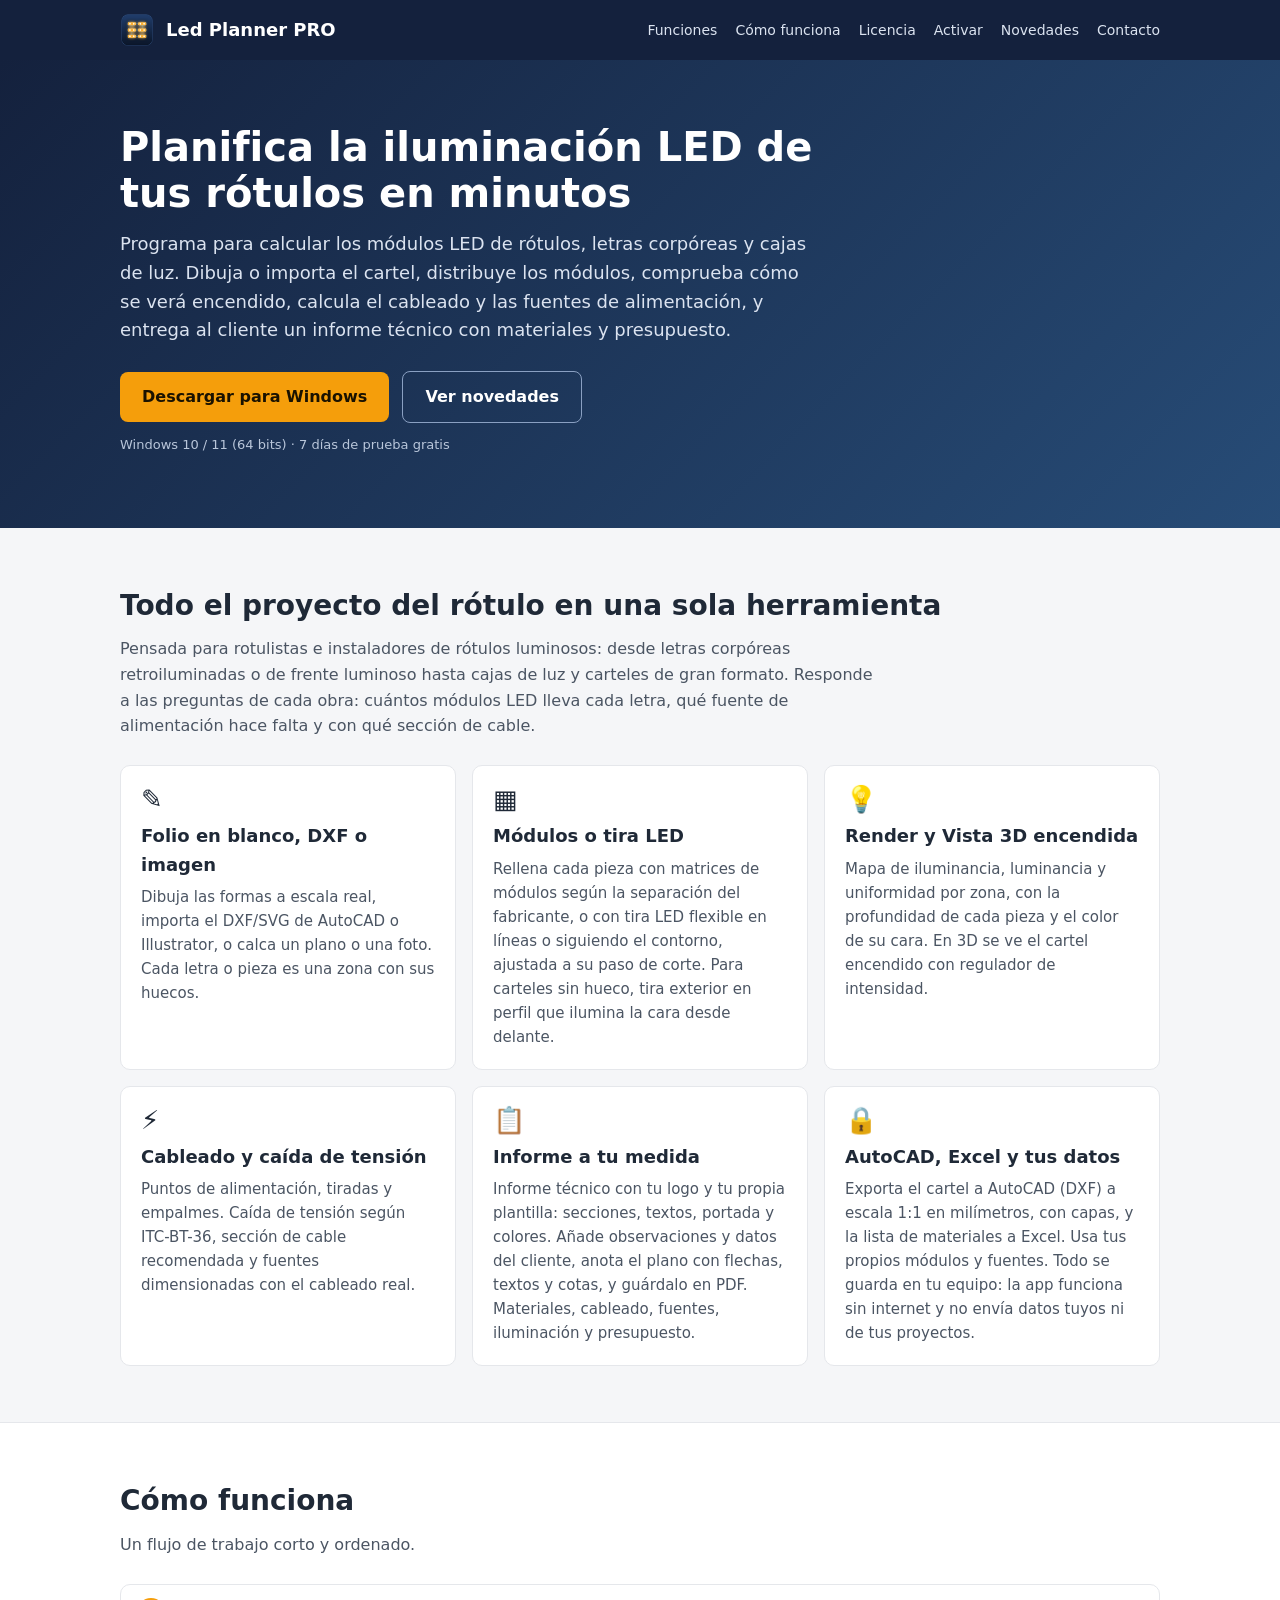
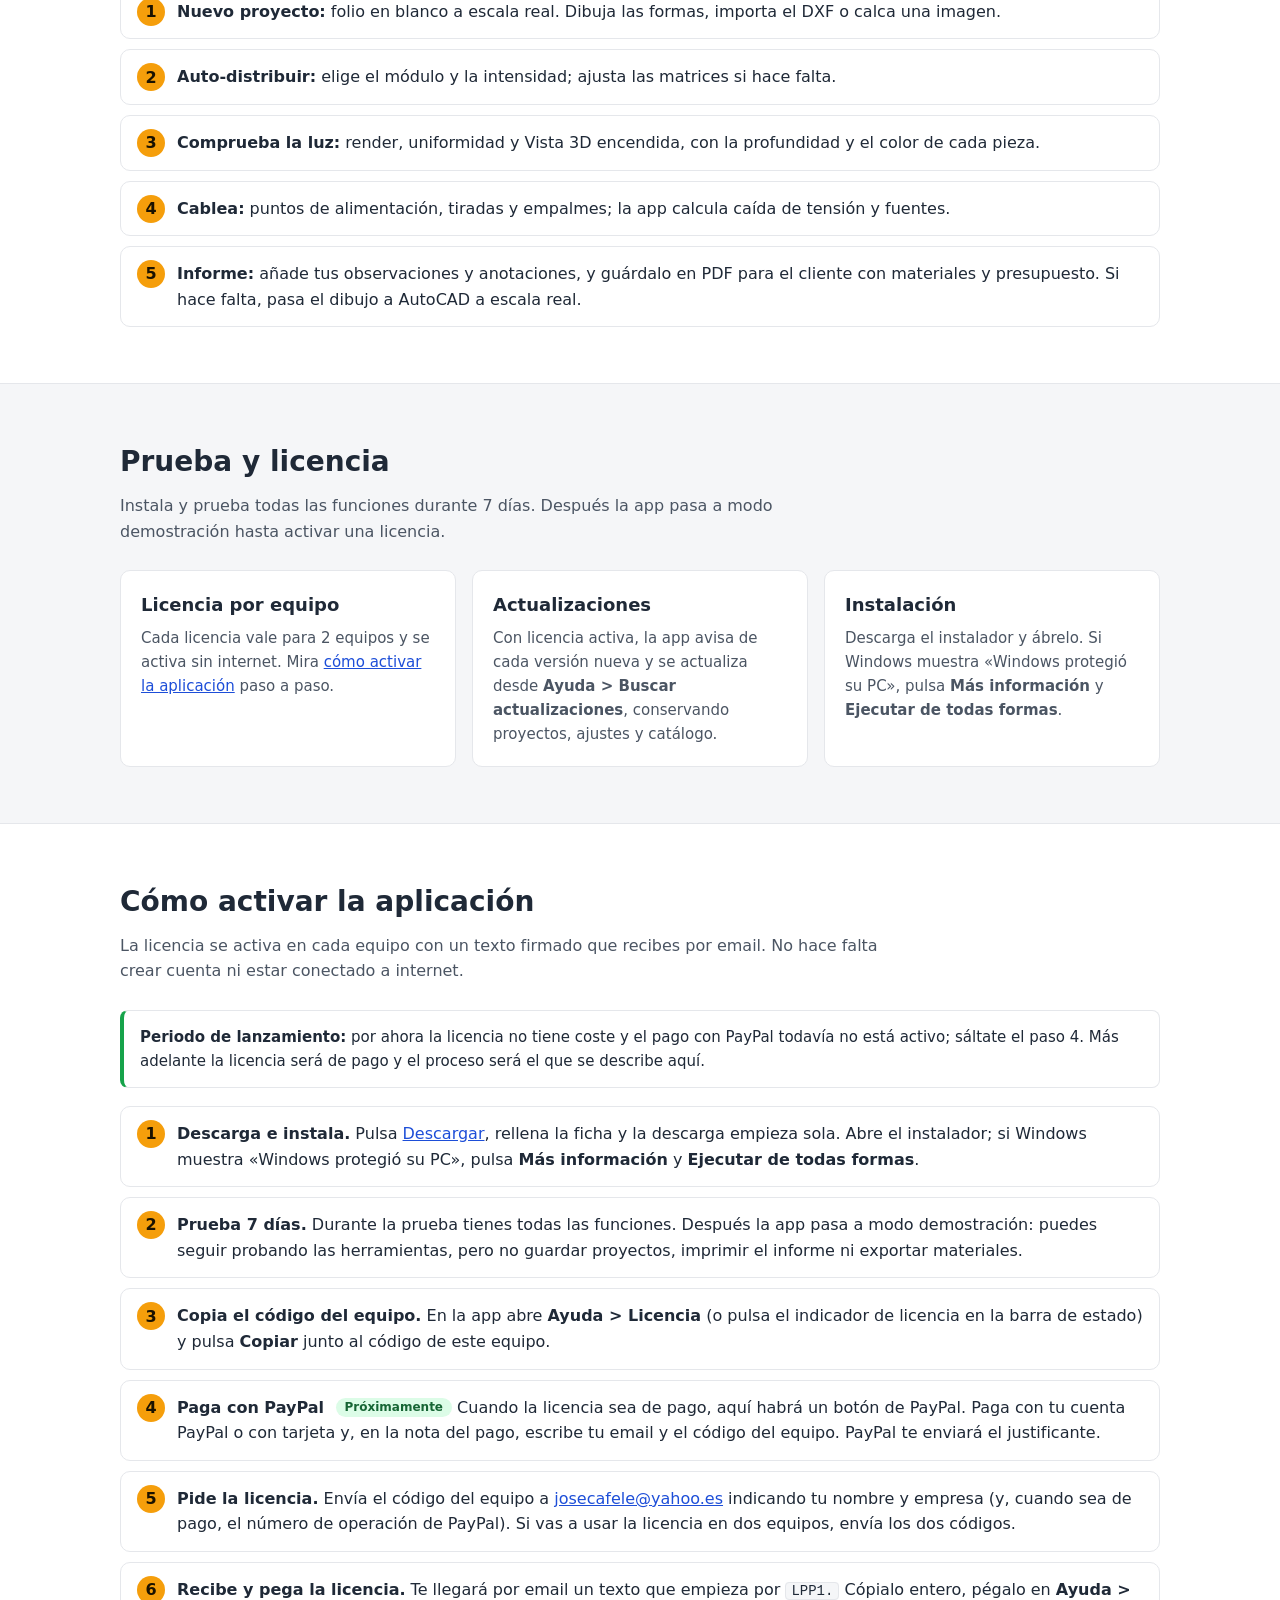
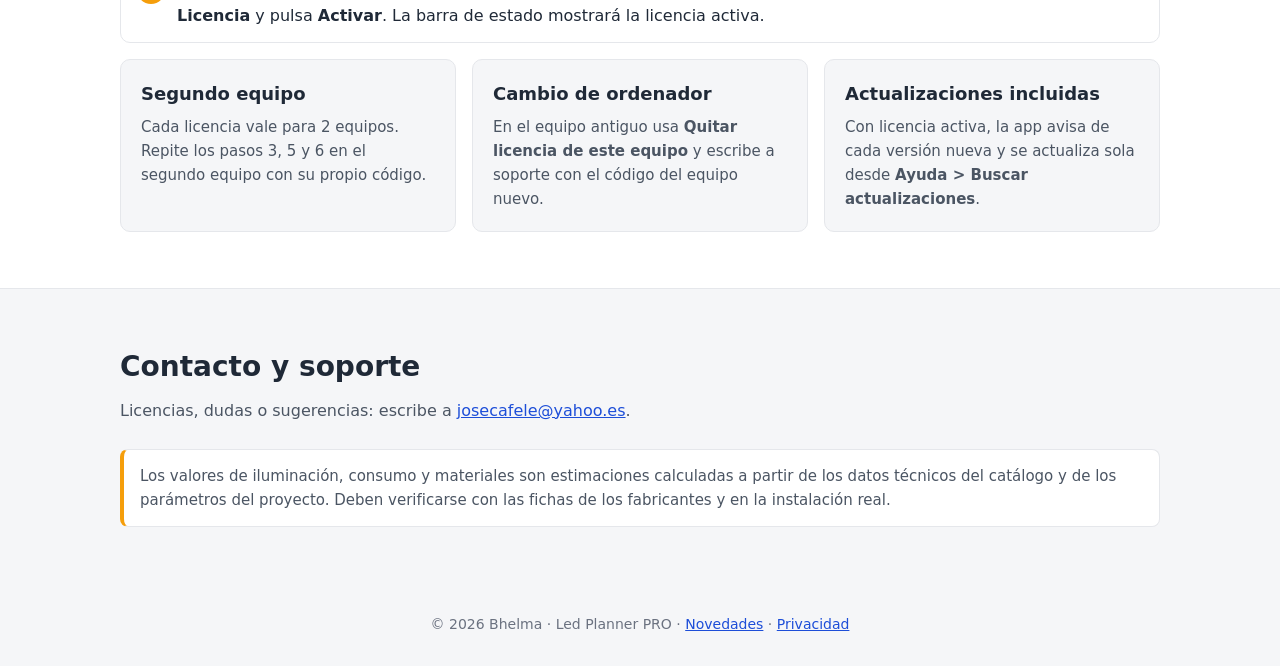
<file: index.html>
<!DOCTYPE html>
<html lang="es">
<head>
<meta charset="UTF-8">
<meta name="viewport" content="width=device-width, initial-scale=1">
<title>Led Planner PRO · Cálculo de módulos LED para rótulos</title>
<meta name="description" content="Programa para Windows que calcula los módulos LED de rótulos y letras corpóreas: distribución, iluminación, cableado, fuentes e informe. Prueba gratis 7 días.">
<link rel="canonical" href="https://bhelma.github.io/ledplannerpro/">
<meta name="theme-color" content="#14213d">
<meta property="og:type" content="website">
<meta property="og:locale" content="es_ES">
<meta property="og:site_name" content="Led Planner PRO">
<meta property="og:url" content="https://bhelma.github.io/ledplannerpro/">
<meta property="og:title" content="Led Planner PRO · Módulos LED para rótulos y letras corpóreas">
<meta property="og:description" content="Distribuye los módulos LED, comprueba cómo se verá encendido, calcula el cableado y las fuentes, y entrega al cliente un informe técnico. Prueba gratis 7 días.">
<meta property="og:image" content="https://bhelma.github.io/ledplannerpro/og.png">
<meta property="og:image:width" content="1200">
<meta property="og:image:height" content="630">
<meta property="og:image:alt" content="Led Planner PRO: planificación de módulos LED para rótulos">
<meta name="twitter:card" content="summary_large_image">
<link rel="icon" href="icon.png">
<link rel="apple-touch-icon" href="icon.png">
<script type="application/ld+json">
{
  "@context": "https://schema.org",
  "@type": "SoftwareApplication",
  "name": "Led Planner PRO",
  "url": "https://bhelma.github.io/ledplannerpro/",
  "description": "Programa para planificar módulos LED en rótulos, letras corpóreas y cajas de luz: distribución automática, iluminancia y uniformidad, vista 3D encendida, cableado con caída de tensión, fuentes de alimentación, informe técnico y presupuesto.",
  "applicationCategory": "DesignApplication",
  "operatingSystem": "Windows 10, Windows 11",
  "inLanguage": "es",
  "image": "https://bhelma.github.io/ledplannerpro/og.png",
  "downloadUrl": "https://bhelma.github.io/ledplannerpro/#descargar",
  "releaseNotes": "https://bhelma.github.io/ledplannerpro/novedades.html",
  "offers": { "@type": "Offer", "price": "0", "priceCurrency": "EUR", "description": "Prueba gratuita de 7 días" },
  "publisher": { "@type": "Organization", "name": "Bhelma", "email": "josecafele@yahoo.es" }
}
</script>
<link rel="stylesheet" href="style.css">
</head>
<body>
<header class="top"><div class="wrap">
  <img src="icon.png" alt=""><a class="brand" href="./">Led Planner PRO</a>
  <nav><a href="#funciones">Funciones</a><a href="#como">Cómo funciona</a><a href="#licencia">Licencia</a><a href="#activar">Activar</a><a href="novedades.html">Novedades</a><a href="#contacto">Contacto</a></nav>
</div></header>

<div class="hero"><div class="wrap">
  <h1>Planifica la iluminación LED de tus rótulos en minutos</h1>
  <p>Programa para calcular los módulos LED de rótulos, letras corpóreas y cajas de luz. Dibuja o importa el cartel, distribuye los módulos, comprueba cómo se verá encendido, calcula el cableado y las fuentes de alimentación, y entrega al cliente un informe técnico con materiales y presupuesto.</p>
  <a class="btn" id="dl" href="#descargar">Descargar para Windows</a>
  <a class="btn sec" href="novedades.html">Ver novedades</a>
  <span class="ver" id="ver">Windows 10 / 11 (64 bits) · 7 días de prueba gratis</span>
</div></div>

<section id="funciones"><div class="wrap">
  <h2>Todo el proyecto del rótulo en una sola herramienta</h2>
  <p class="lead">Pensada para rotulistas e instaladores de rótulos luminosos: desde letras corpóreas retroiluminadas o de frente luminoso hasta cajas de luz y carteles de gran formato. Responde a las preguntas de cada obra: cuántos módulos LED lleva cada letra, qué fuente de alimentación hace falta y con qué sección de cable.</p>
  <div class="grid">
    <div class="card"><div class="ic">&#9998;</div><h3>Folio en blanco, DXF o imagen</h3><p>Dibuja las formas a escala real, importa el DXF/SVG de AutoCAD o Illustrator, o calca un plano o una foto. Cada letra o pieza es una zona con sus huecos.</p></div>
    <div class="card"><div class="ic">&#9638;</div><h3>Módulos o tira LED</h3><p>Rellena cada pieza con matrices de módulos según la separación del fabricante, o con tira LED flexible en líneas o siguiendo el contorno, ajustada a su paso de corte. Para carteles sin hueco, tira exterior en perfil que ilumina la cara desde delante.</p></div>
    <div class="card"><div class="ic">&#128161;</div><h3>Render y Vista 3D encendida</h3><p>Mapa de iluminancia, luminancia y uniformidad por zona, con la profundidad de cada pieza y el color de su cara. En 3D se ve el cartel encendido con regulador de intensidad.</p></div>
    <div class="card"><div class="ic">&#9889;</div><h3>Cableado y caída de tensión</h3><p>Puntos de alimentación, tiradas y empalmes. Caída de tensión según ITC-BT-36, sección de cable recomendada y fuentes dimensionadas con el cableado real.</p></div>
    <div class="card"><div class="ic">&#128203;</div><h3>Informe a tu medida</h3><p>Informe técnico con tu logo y tu propia plantilla: secciones, textos, portada y colores. Añade observaciones y datos del cliente, anota el plano con flechas, textos y cotas, y guárdalo en PDF. Materiales, cableado, fuentes, iluminación y presupuesto.</p></div>
    <div class="card"><div class="ic">&#128274;</div><h3>AutoCAD, Excel y tus datos</h3><p>Exporta el cartel a AutoCAD (DXF) a escala 1:1 en milímetros, con capas, y la lista de materiales a Excel. Usa tus propios módulos y fuentes. Todo se guarda en tu equipo: la app funciona sin internet y no envía datos tuyos ni de tus proyectos.</p></div>
  </div>
</div></section>

<section id="como" class="alt"><div class="wrap">
  <h2>Cómo funciona</h2>
  <p class="lead">Un flujo de trabajo corto y ordenado.</p>
  <ol class="steps">
    <li><b>Nuevo proyecto:</b> folio en blanco a escala real. Dibuja las formas, importa el DXF o calca una imagen.</li>
    <li><b>Auto-distribuir:</b> elige el módulo y la intensidad; ajusta las matrices si hace falta.</li>
    <li><b>Comprueba la luz:</b> render, uniformidad y Vista 3D encendida, con la profundidad y el color de cada pieza.</li>
    <li><b>Cablea:</b> puntos de alimentación, tiradas y empalmes; la app calcula caída de tensión y fuentes.</li>
    <li><b>Informe:</b> añade tus observaciones y anotaciones, y guárdalo en PDF para el cliente con materiales y presupuesto. Si hace falta, pasa el dibujo a AutoCAD a escala real.</li>
  </ol>
</div></section>

<section id="licencia"><div class="wrap">
  <h2>Prueba y licencia</h2>
  <p class="lead">Instala y prueba todas las funciones durante 7 días. Después la app pasa a modo demostración hasta activar una licencia.</p>
  <div class="grid">
    <div class="card"><h3>Licencia por equipo</h3><p>Cada licencia vale para 2 equipos y se activa sin internet. Mira <a href="#activar">cómo activar la aplicación</a> paso a paso.</p></div>
    <div class="card"><h3>Actualizaciones</h3><p>Con licencia activa, la app avisa de cada versión nueva y se actualiza desde <b>Ayuda &gt; Buscar actualizaciones</b>, conservando proyectos, ajustes y catálogo.</p></div>
    <div class="card"><h3>Instalación</h3><p>Descarga el instalador y ábrelo. Si Windows muestra «Windows protegió su PC», pulsa <b>Más información</b> y <b>Ejecutar de todas formas</b>.</p></div>
  </div>
</div></section>

<section id="activar" class="alt"><div class="wrap">
  <h2>Cómo activar la aplicación</h2>
  <p class="lead">La licencia se activa en cada equipo con un texto firmado que recibes por email. No hace falta crear cuenta ni estar conectado a internet.</p>
  <div class="note launch"><b>Periodo de lanzamiento:</b> por ahora la licencia no tiene coste y el pago con PayPal todavía no está activo; sáltate el paso 4. Más adelante la licencia será de pago y el proceso será el que se describe aquí.</div>
  <ol class="steps">
    <li><b>Descarga e instala.</b> Pulsa <a href="#descargar" class="dl-open">Descargar</a>, rellena la ficha y la descarga empieza sola. Abre el instalador; si Windows muestra «Windows protegió su PC», pulsa <b>Más información</b> y <b>Ejecutar de todas formas</b>.</li>
    <li><b>Prueba 7 días.</b> Durante la prueba tienes todas las funciones. Después la app pasa a modo demostración: puedes seguir probando las herramientas, pero no guardar proyectos, imprimir el informe ni exportar materiales.</li>
    <li><b>Copia el código del equipo.</b> En la app abre <b>Ayuda &gt; Licencia</b> (o pulsa el indicador de licencia en la barra de estado) y pulsa <b>Copiar</b> junto al código de este equipo.</li>
    <li><b>Paga con PayPal <span class="soon">Próximamente</span></b> Cuando la licencia sea de pago, aquí habrá un botón de PayPal. Paga con tu cuenta PayPal o con tarjeta y, en la nota del pago, escribe tu email y el código del equipo. PayPal te enviará el justificante.</li>
    <li><b>Pide la licencia.</b> Envía el código del equipo a <a id="licmail" href="mailto:josecafele@yahoo.es">josecafele@yahoo.es</a> indicando tu nombre y empresa (y, cuando sea de pago, el número de operación de PayPal). Si vas a usar la licencia en dos equipos, envía los dos códigos.</li>
    <li><b>Recibe y pega la licencia.</b> Te llegará por email un texto que empieza por <code>LPP1.</code> Cópialo entero, pégalo en <b>Ayuda &gt; Licencia</b> y pulsa <b>Activar</b>. La barra de estado mostrará la licencia activa.</li>
  </ol>
  <div class="grid" style="margin-top:16px">
    <div class="card"><h3>Segundo equipo</h3><p>Cada licencia vale para 2 equipos. Repite los pasos 3, 5 y 6 en el segundo equipo con su propio código.</p></div>
    <div class="card"><h3>Cambio de ordenador</h3><p>En el equipo antiguo usa <b>Quitar licencia de este equipo</b> y escribe a soporte con el código del equipo nuevo.</p></div>
    <div class="card"><h3>Actualizaciones incluidas</h3><p>Con licencia activa, la app avisa de cada versión nueva y se actualiza sola desde <b>Ayuda &gt; Buscar actualizaciones</b>.</p></div>
  </div>
</div></section>

<section id="contacto"><div class="wrap">
  <h2>Contacto y soporte</h2>
  <p class="lead">Licencias, dudas o sugerencias: escribe a <a href="mailto:josecafele@yahoo.es">josecafele@yahoo.es</a>.</p>
  <div class="note">Los valores de iluminación, consumo y materiales son estimaciones calculadas a partir de los datos técnicos del catálogo y de los parámetros del proyecto. Deben verificarse con las fichas de los fabricantes y en la instalación real.</div>
</div></section>

<footer><div class="wrap">© <span id="year">2026</span> Bhelma · Led Planner PRO · <a href="novedades.html">Novedades</a> · <a href="privacidad.html">Privacidad</a></div></footer>
<script src="site.js"></script>
</body>
</html>
</file>
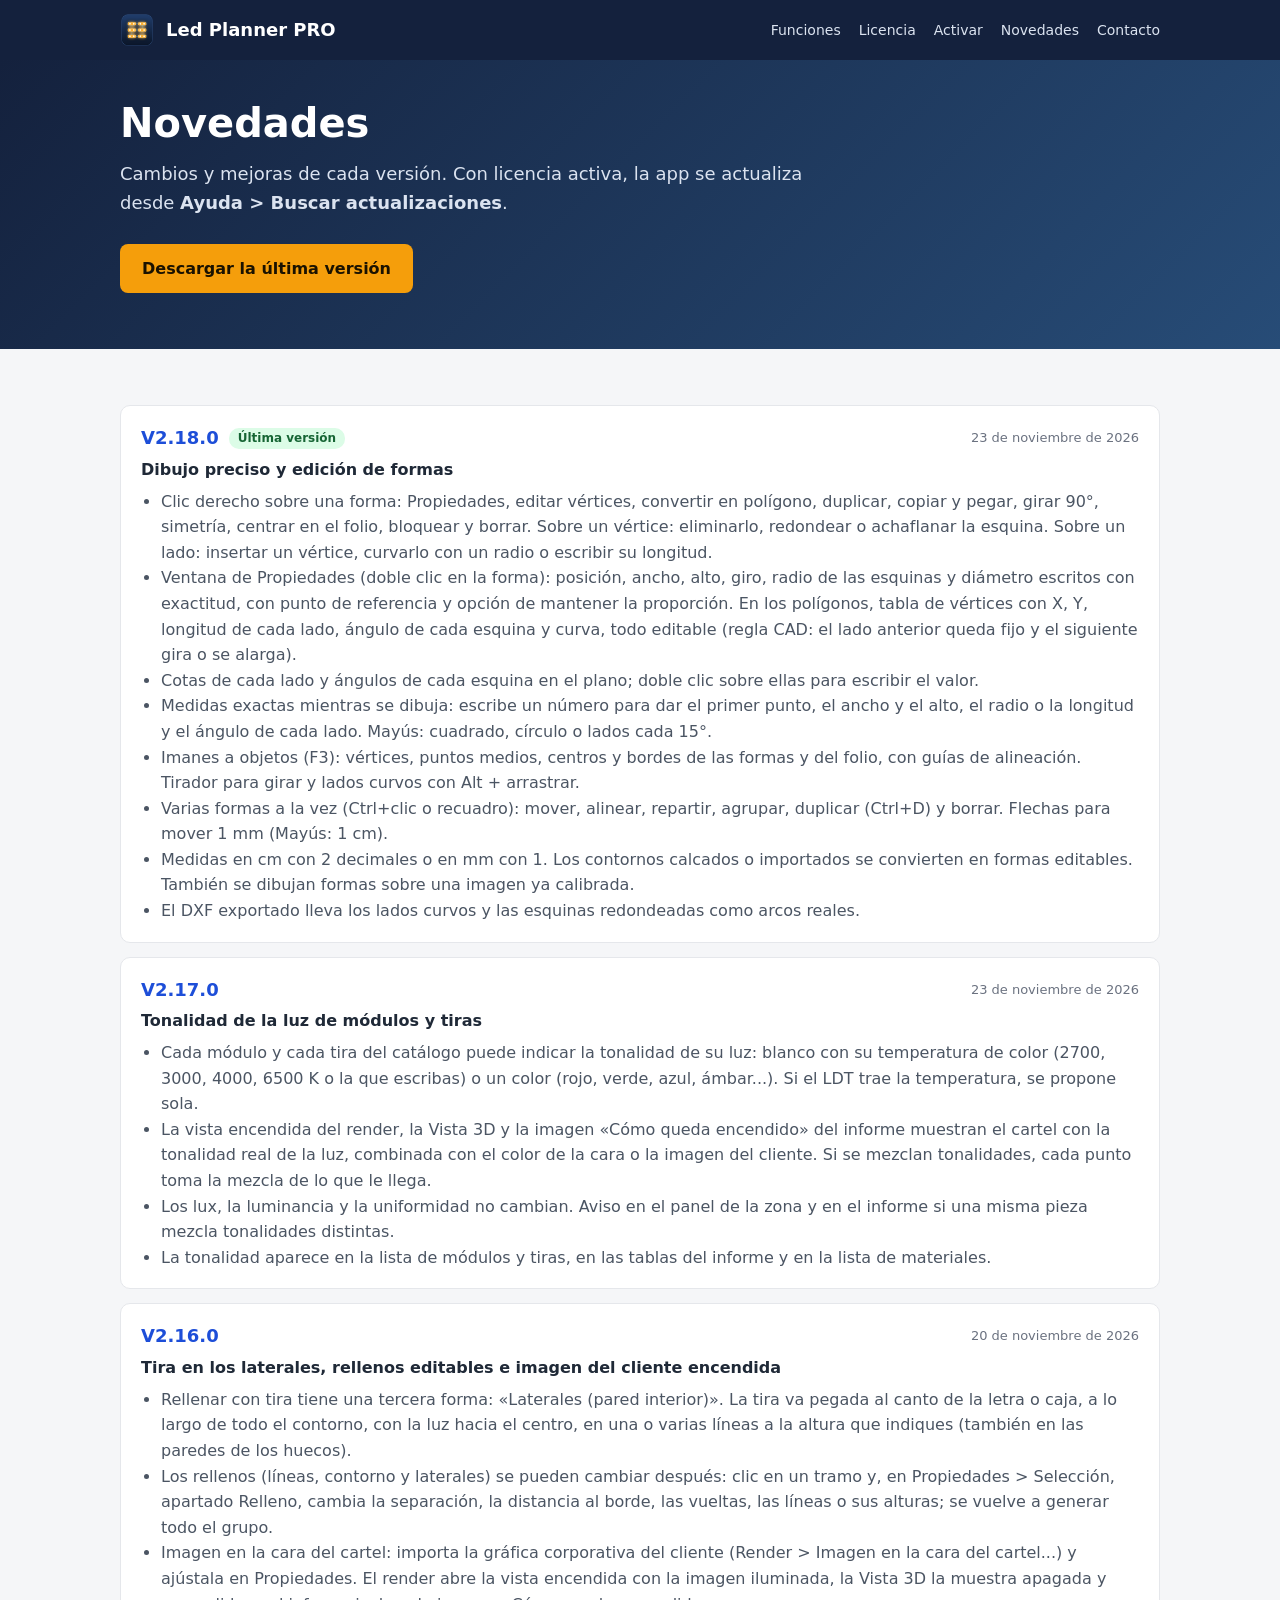
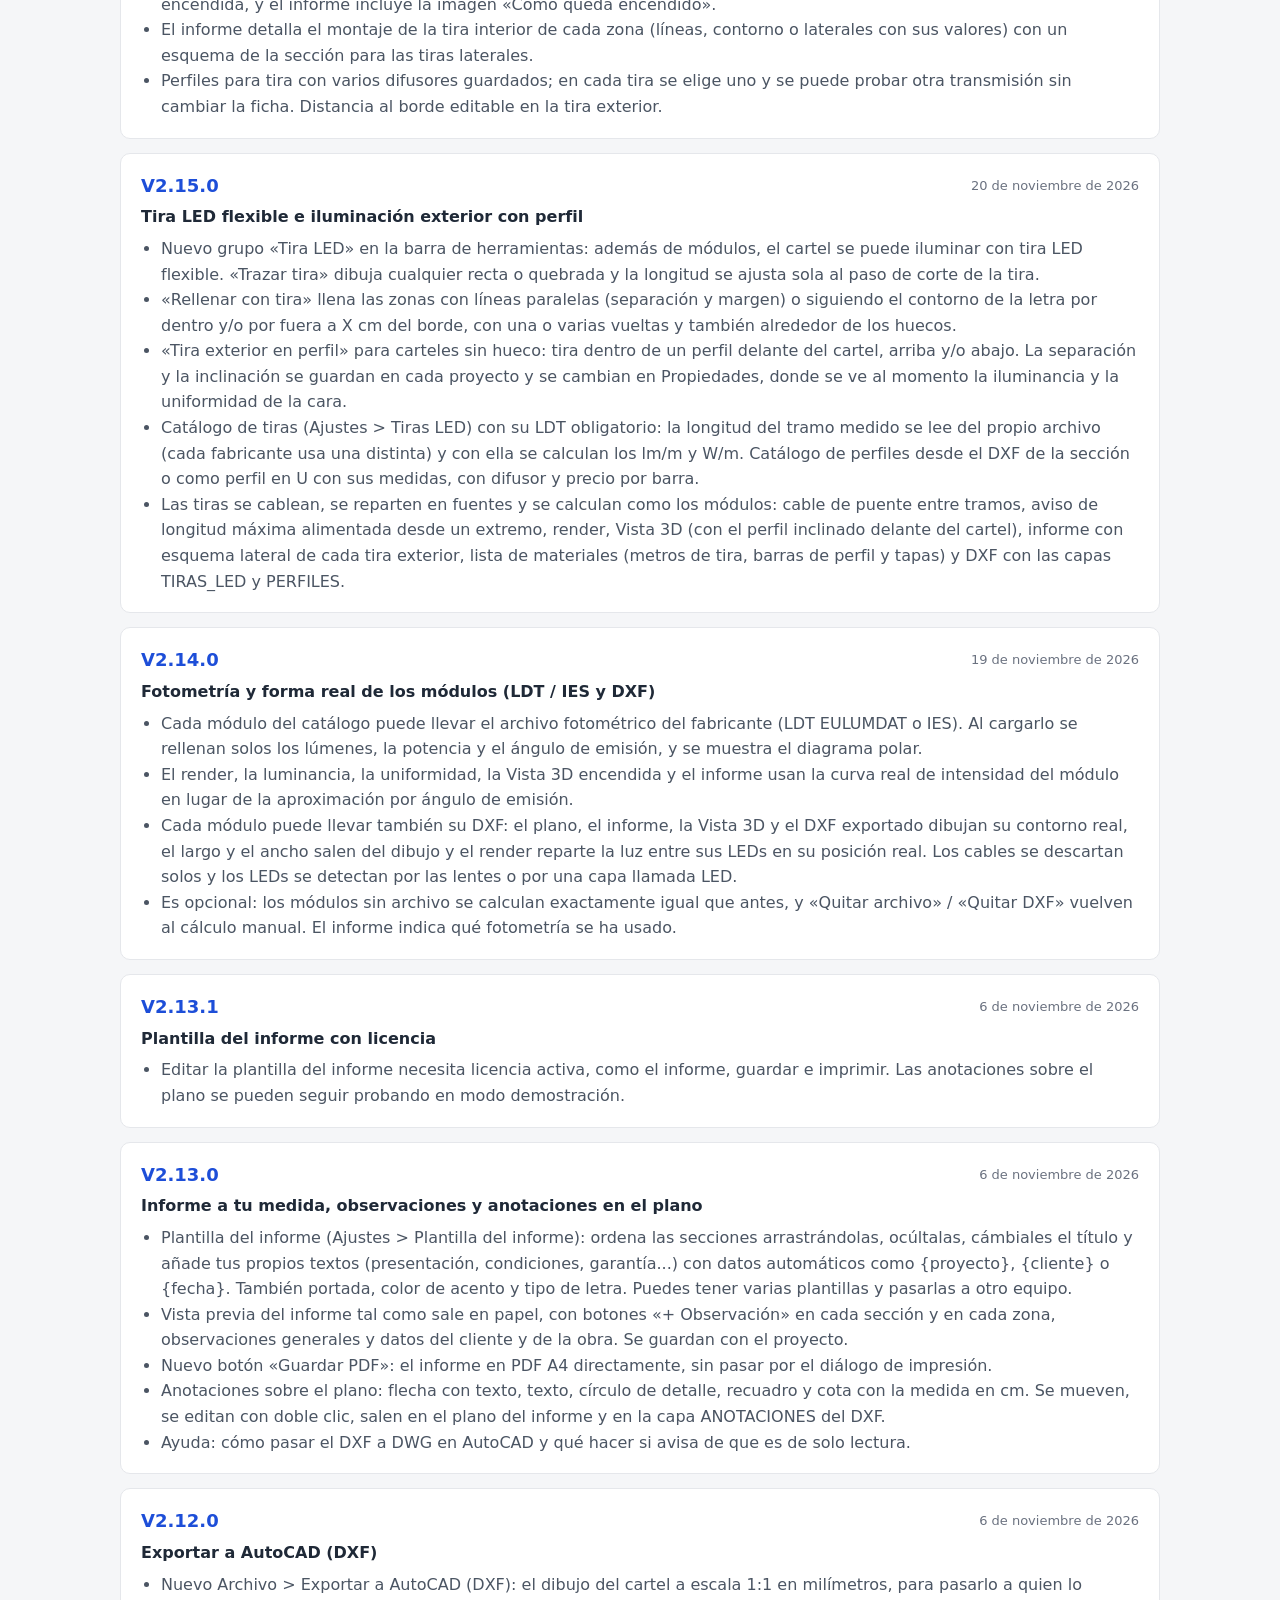
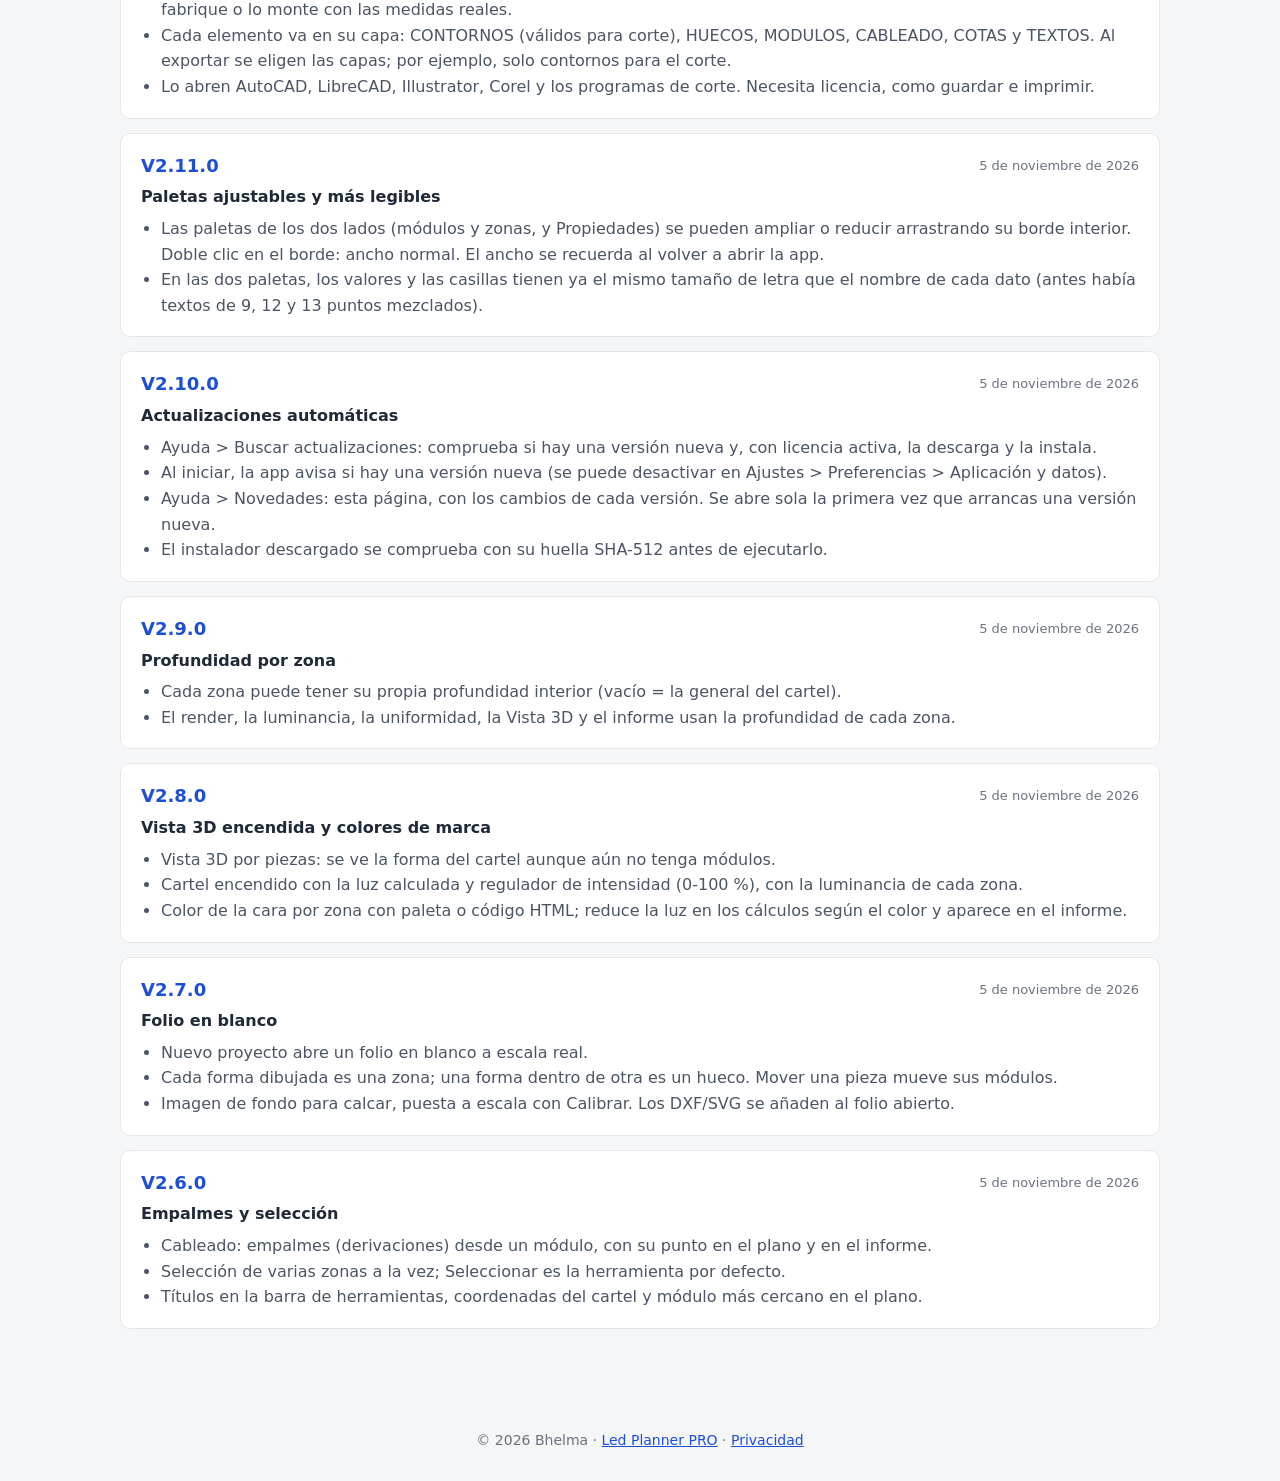
<file: novedades.html>
<!DOCTYPE html>
<html lang="es">
<head>
<meta charset="UTF-8">
<meta name="viewport" content="width=device-width, initial-scale=1">
<title>Novedades · Led Planner PRO</title>
<meta name="description" content="Cambios y mejoras de cada versión de Led Planner PRO, el programa de cálculo de módulos LED para rótulos y letras corpóreas.">
<link rel="canonical" href="https://bhelma.github.io/ledplannerpro/novedades.html">
<meta name="theme-color" content="#14213d">
<meta property="og:type" content="website">
<meta property="og:locale" content="es_ES">
<meta property="og:site_name" content="Led Planner PRO">
<meta property="og:url" content="https://bhelma.github.io/ledplannerpro/novedades.html">
<meta property="og:title" content="Novedades · Led Planner PRO">
<meta property="og:description" content="Cambios y mejoras de cada versión de Led Planner PRO.">
<meta property="og:image" content="https://bhelma.github.io/ledplannerpro/og.png">
<meta name="twitter:card" content="summary_large_image">
<link rel="icon" href="icon.png">
<link rel="stylesheet" href="style.css">
</head>
<body>
<header class="top"><div class="wrap">
  <img src="icon.png" alt=""><a class="brand" href="./">Led Planner PRO</a>
  <nav><a href="./#funciones">Funciones</a><a href="./#licencia">Licencia</a><a href="./#activar">Activar</a><a href="novedades.html">Novedades</a><a href="./#contacto">Contacto</a></nav>
</div></header>
<div class="hero" style="padding:40px 0 44px"><div class="wrap">
  <h1>Novedades</h1>
  <p>Cambios y mejoras de cada versión. Con licencia activa, la app se actualiza desde <b>Ayuda &gt; Buscar actualizaciones</b>.</p>
  <a class="btn" id="dl" href="#descargar">Descargar la última versión</a>
  <span class="ver" id="ver"></span>
</div></div>
<section><div class="wrap" id="notes"><p>Cargando...</p></div></section>
<footer><div class="wrap">© <span id="year">2026</span> Bhelma · <a href="./">Led Planner PRO</a> · <a href="privacidad.html">Privacidad</a></div></footer>
<script src="site.js"></script>
</body>
</html>
</file>
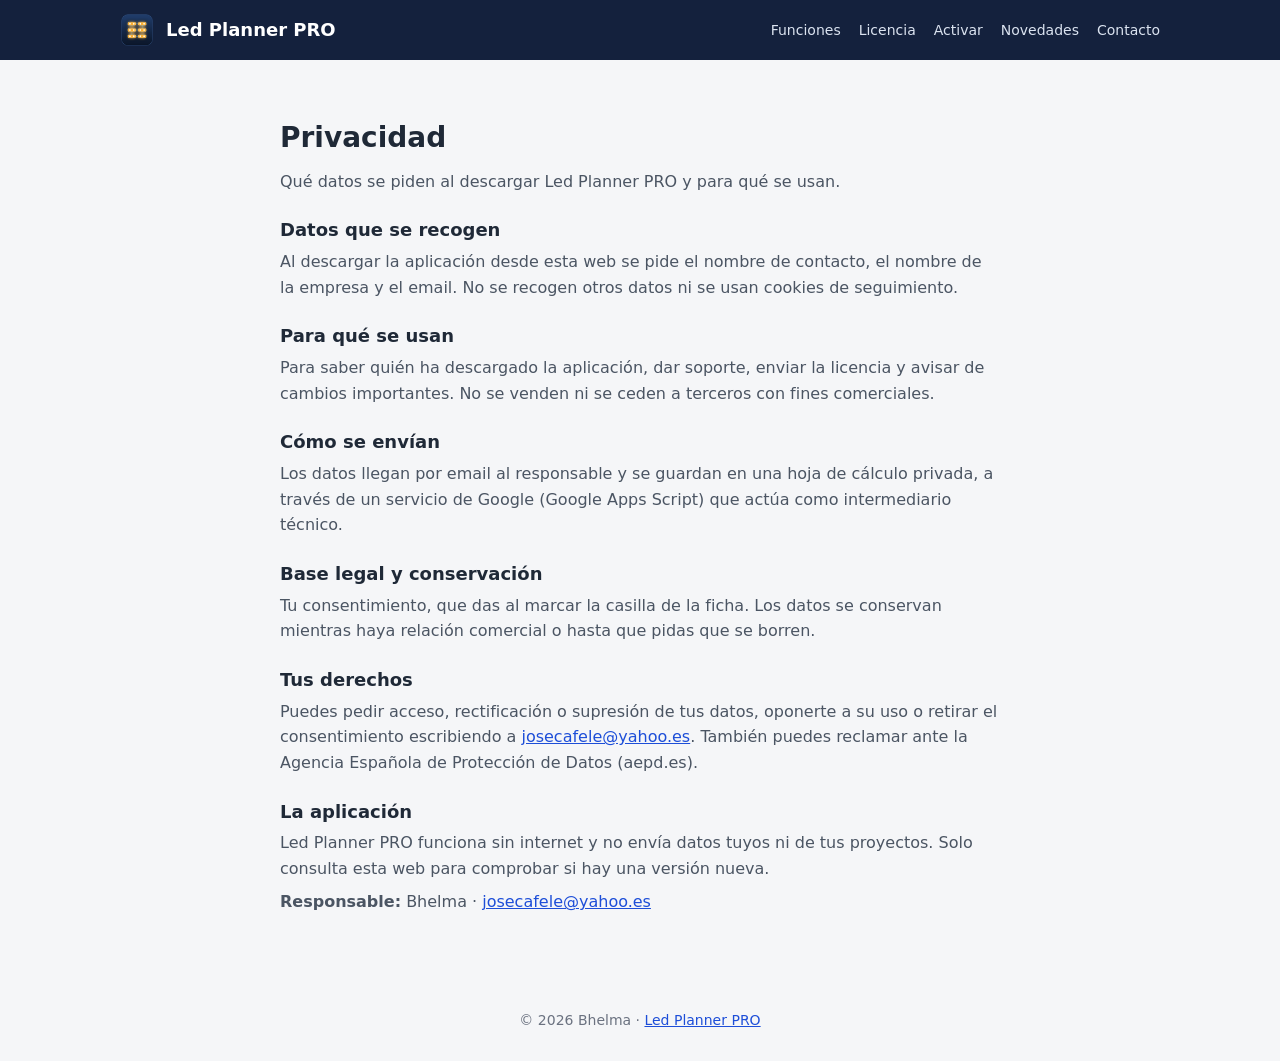
<file: privacidad.html>
<!DOCTYPE html>
<html lang="es">
<head>
<meta charset="UTF-8">
<meta name="viewport" content="width=device-width, initial-scale=1">
<title>Privacidad · Led Planner PRO</title>
<meta name="description" content="Cómo se tratan los datos de la ficha de descarga de Led Planner PRO.">
<link rel="canonical" href="https://bhelma.github.io/ledplannerpro/privacidad.html">
<link rel="icon" href="icon.png">
<link rel="stylesheet" href="style.css">
</head>
<body>
<header class="top"><div class="wrap">
  <img src="icon.png" alt=""><a class="brand" href="./">Led Planner PRO</a>
  <nav><a href="./#funciones">Funciones</a><a href="./#licencia">Licencia</a><a href="./#activar">Activar</a><a href="novedades.html">Novedades</a><a href="./#contacto">Contacto</a></nav>
</div></header>
<section><div class="wrap legal">
  <h2>Privacidad</h2>
  <p class="lead">Qué datos se piden al descargar Led Planner PRO y para qué se usan.</p>
  <h3>Datos que se recogen</h3>
  <p>Al descargar la aplicación desde esta web se pide el nombre de contacto, el nombre de la empresa y el email. No se recogen otros datos ni se usan cookies de seguimiento.</p>
  <h3>Para qué se usan</h3>
  <p>Para saber quién ha descargado la aplicación, dar soporte, enviar la licencia y avisar de cambios importantes. No se venden ni se ceden a terceros con fines comerciales.</p>
  <h3>Cómo se envían</h3>
  <p>Los datos llegan por email al responsable y se guardan en una hoja de cálculo privada, a través de un servicio de Google (Google Apps Script) que actúa como intermediario técnico.</p>
  <h3>Base legal y conservación</h3>
  <p>Tu consentimiento, que das al marcar la casilla de la ficha. Los datos se conservan mientras haya relación comercial o hasta que pidas que se borren.</p>
  <h3>Tus derechos</h3>
  <p>Puedes pedir acceso, rectificación o supresión de tus datos, oponerte a su uso o retirar el consentimiento escribiendo a <a href="mailto:josecafele@yahoo.es">josecafele@yahoo.es</a>. También puedes reclamar ante la Agencia Española de Protección de Datos (aepd.es).</p>
  <h3>La aplicación</h3>
  <p>Led Planner PRO funciona sin internet y no envía datos tuyos ni de tus proyectos. Solo consulta esta web para comprobar si hay una versión nueva.</p>
  <p><b>Responsable:</b> Bhelma · <a href="mailto:josecafele@yahoo.es">josecafele@yahoo.es</a></p>
</div></section>
<footer><div class="wrap">© <span id="year">2026</span> Bhelma · <a href="./">Led Planner PRO</a></div></footer>
<script src="site.js"></script>
</body>
</html>
</file>
<file: style.css>
:root{
  --bg:#f5f6f8;--card:#ffffff;--tx:#1f2937;--tx2:#4b5563;--tx3:#6b7280;--bd:#e5e7eb;
  --ac:#f59e0b;--ac2:#d97706;--hero1:#14213d;--hero2:#274c77;--link:#1d4ed8;--ok:#166534;--okb:#dcfce7;
}
@media (prefers-color-scheme:dark){
  :root{--bg:#111318;--card:#1b1e25;--tx:#e5e7eb;--tx2:#c4c8d0;--tx3:#9aa0aa;--bd:#2c313b;--link:#7aa2f7;--ok:#86efac;--okb:#14321f}
}
*{box-sizing:border-box}
html{scroll-behavior:smooth}
body{margin:0;background:var(--bg);color:var(--tx);font:16px/1.6 "Segoe UI",system-ui,-apple-system,Roboto,Arial,sans-serif}
a{color:var(--link)}
.wrap{max-width:1080px;margin:0 auto;padding:0 20px}
header.top{background:var(--hero1);color:#fff}
header.top .wrap{display:flex;align-items:center;gap:12px;height:60px}
header.top img{width:34px;height:34px;border-radius:8px}
header.top .brand{font-weight:700;font-size:18px;color:#fff;text-decoration:none}
header.top nav{margin-left:auto;display:flex;gap:18px;flex-wrap:wrap}
header.top nav a{color:#dbe3f0;text-decoration:none;font-size:14px}
header.top nav a:hover{color:#fff}
.hero{background:linear-gradient(135deg,var(--hero1),var(--hero2));color:#fff;padding:64px 0 72px}
.hero h1{font-size:40px;line-height:1.15;margin:0 0 14px;max-width:760px}
.hero p{font-size:18px;color:#dbe3f0;max-width:700px;margin:0 0 26px}
.btn{display:inline-block;background:var(--ac);color:#1a1200;font-weight:700;text-decoration:none;padding:12px 22px;border-radius:8px;border:0;font-size:16px}
.btn:hover{background:var(--ac2);color:#fff}
.btn.sec{background:transparent;color:#fff;border:1px solid #8aa0c2;margin-left:8px;font-weight:600}
.btn.sec:hover{background:rgba(255,255,255,.1)}
.ver{display:block;margin-top:12px;font-size:13px;color:#b9c6da}
section{padding:56px 0}
section h2{font-size:28px;margin:0 0 8px}
section .lead{color:var(--tx2);margin:0 0 26px;max-width:760px}
.grid{display:grid;grid-template-columns:repeat(auto-fit,minmax(280px,1fr));gap:16px}
.card{background:var(--card);border:1px solid var(--bd);border-radius:10px;padding:20px}
.card h3{margin:0 0 6px;font-size:18px}
.card p{margin:0;color:var(--tx2);font-size:15px}
.card .ic{font-size:26px;line-height:1;margin-bottom:10px}
.steps{counter-reset:s;list-style:none;padding:0;margin:0;display:grid;gap:10px}
.steps li{counter-increment:s;background:var(--card);border:1px solid var(--bd);border-radius:10px;padding:14px 16px 14px 56px;position:relative}
.steps li::before{content:counter(s);position:absolute;left:16px;top:13px;width:28px;height:28px;border-radius:50%;background:var(--ac);color:#1a1200;font-weight:700;display:flex;align-items:center;justify-content:center}
.note{background:var(--card);border:1px solid var(--bd);border-left:4px solid var(--ac);border-radius:8px;padding:14px 16px;color:var(--tx2);font-size:15px}
.alt{background:var(--card);border-top:1px solid var(--bd);border-bottom:1px solid var(--bd)}
.alt .card{background:var(--bg)}
footer{padding:30px 0;color:var(--tx3);font-size:14px;text-align:center}
/* novedades */
.nv-card{background:var(--card);border:1px solid var(--bd);border-radius:10px;padding:18px 20px;margin-bottom:14px;scroll-margin-top:20px}
.nv-h{display:flex;align-items:center;gap:10px;flex-wrap:wrap}
.nv-v{font-weight:700;color:var(--link);font-size:18px}
.nv-new{font-size:12px;font-weight:700;background:var(--okb);color:var(--ok);border-radius:10px;padding:1px 9px}
.nv-d{margin-left:auto;font-size:13px;color:var(--tx3)}
.nv-t{font-weight:600;margin:4px 0}
.nv-card ul{margin:6px 0 0;padding-left:20px;color:var(--tx2)}
.legal{max-width:760px}
.legal h3{margin:22px 0 4px;font-size:18px}
.legal p{margin:0 0 8px;color:var(--tx2)}
/* activacion */
code{font-family:Consolas,monospace;background:var(--bg);border:1px solid var(--bd);border-radius:4px;padding:0 5px;font-size:14px}
.note.launch{border-left-color:#16a34a;margin-bottom:18px;color:var(--tx)}
.soon{display:inline-block;font-size:12px;font-weight:700;background:var(--okb);color:var(--ok);border-radius:10px;padding:0 9px;margin-left:6px;vertical-align:2px}
/* ficha de descarga */
.fdlg{border:1px solid var(--bd);border-radius:12px;padding:0;width:min(440px,calc(100vw - 32px));background:var(--card);color:var(--tx);box-shadow:0 20px 50px rgba(0,0,0,.35)}
.fdlg::backdrop{background:rgba(10,15,30,.55)}
.fdlg form{padding:24px 24px 22px;display:grid;gap:12px;position:relative}
.fdlg h3{margin:0;font-size:20px}
.fdlg .fs{margin:-6px 0 4px;color:var(--tx2);font-size:15px}
.fdlg label{display:grid;gap:4px;font-size:14px;font-weight:600;color:var(--tx2)}
.fdlg input:not([type=checkbox]){font:inherit;font-weight:400;padding:9px 11px;border:1px solid var(--bd);border-radius:7px;background:var(--bg);color:var(--tx)}
.fdlg input:focus{outline:2px solid var(--ac);outline-offset:0;border-color:var(--ac)}
.fdlg .chk{display:flex;gap:8px;align-items:flex-start;font-weight:400;font-size:13px}
.fdlg .chk input{margin-top:3px}
.fdlg .hp{position:absolute;left:-9999px;width:1px;height:1px;opacity:0}
.fdlg .fx{position:absolute;top:10px;right:12px;background:none;border:0;font-size:24px;line-height:1;color:var(--tx3);cursor:pointer}
.fdlg .btn{justify-self:start;cursor:pointer}
.fdlg .btn:disabled{opacity:.6;cursor:default}
.fmsg{font-size:14px;color:var(--tx2);min-height:0}
.fmsg:empty{display:none}
.fmsg.err{color:#dc2626}
.fmsg.ok{color:var(--ok);background:var(--okb);border-radius:7px;padding:8px 10px}
@media (max-width:640px){.hero h1{font-size:30px}.btn.sec{margin:10px 0 0}header.top nav{display:none}}
</file>
